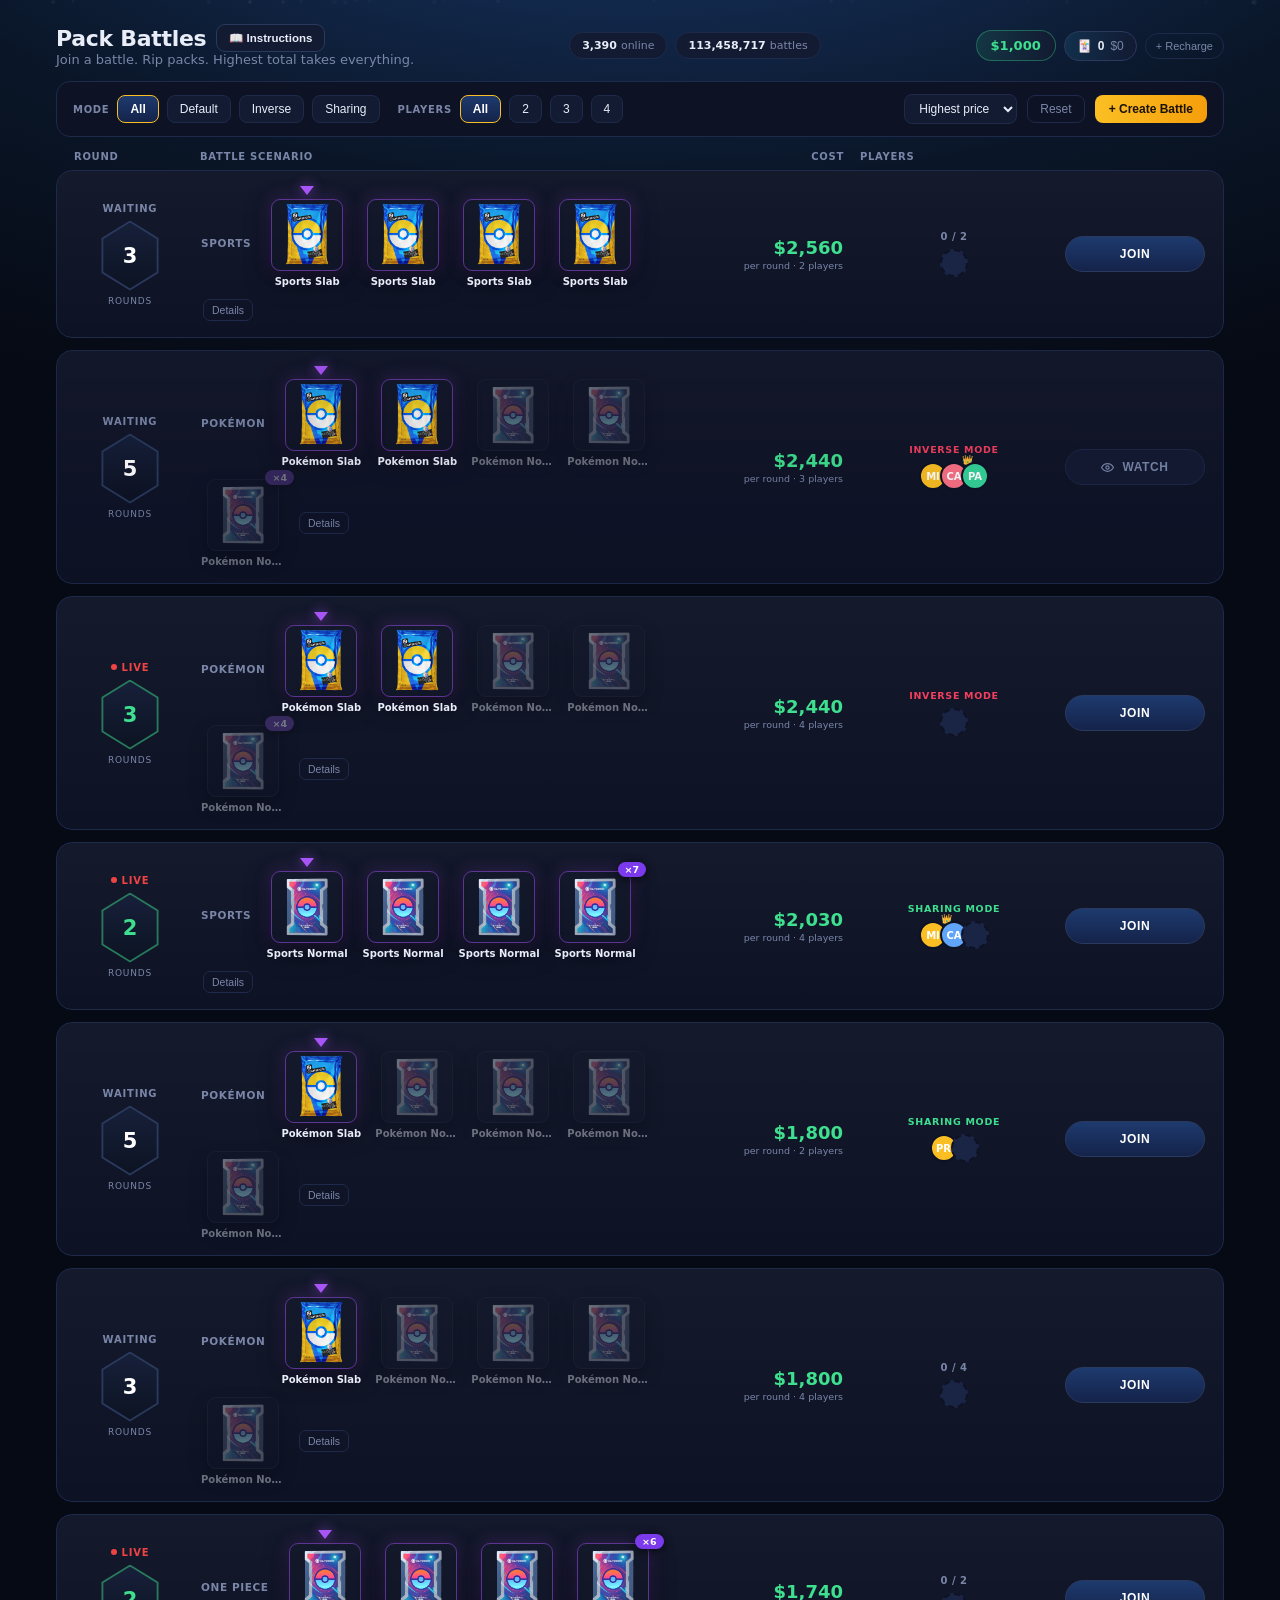
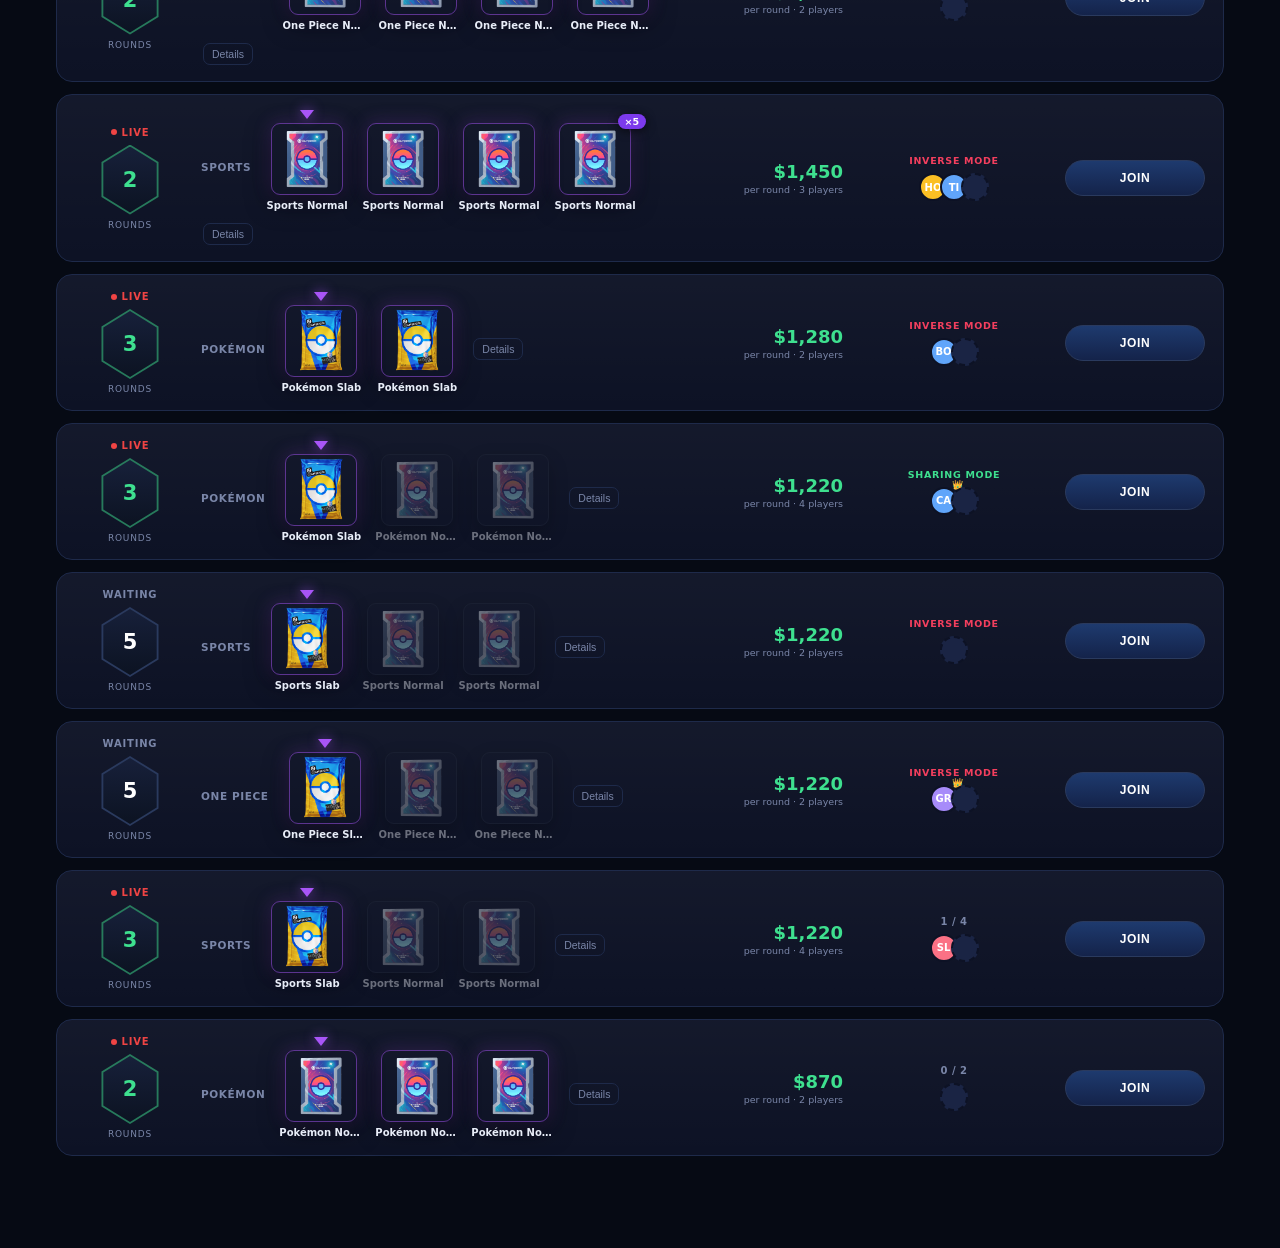
<file: index.html>
<!DOCTYPE html>
<html lang="en">
<head>
<meta charset="UTF-8" />
<meta name="viewport" content="width=device-width, initial-scale=1.0" />
<title>Pack Battles</title>
<link rel="stylesheet" href="style.css?v=5" />
</head>
<body>

<!-- Ambient background -->
<div class="ambient ambient-pokemon" id="ambient"></div>

<!-- Cinematic overlay (darken + vignette) -->
<div class="cinematic-overlay" id="cinematicOverlay"></div>

<!-- Screen-edge flash for big pulls -->
<div class="edge-flash" id="edgeFlash"></div>

<!-- CLOSER banner -->
<div class="closer-banner" id="closerBanner">CLOSER</div>

<!-- Round splash -->
<div class="round-splash" id="roundSplash"><div class="splash-text" id="splashText">ROUND 2</div></div>

<!-- Ambient particles -->
<div class="ambient-particles" id="ambientParticles"></div>

<!-- Music pulse indicator -->
<div class="music-pulse" id="musicPulse"><span style="animation-delay:0s"></span><span style="animation-delay:.2s"></span><span style="animation-delay:.4s"></span><span style="animation-delay:.1s"></span><span style="animation-delay:.3s"></span></div>

<!-- ============================================================
     LOBBY (Skin.Club-style battles list)
     ============================================================ -->
<div id="lobby">
  <div class="wrap">
    <div class="lobby-head">
      <div class="lobby-title">
        <div class="title-row">
          <h1>Pack Battles</h1>
          <button class="instr-btn" id="instrBtn" title="How Pack Battles works">📖 Instructions</button>
        </div>
        <div class="sub">Join a battle. Rip packs. Highest total takes everything.</div>
      </div>
      <div class="live-stats">
        <span class="stat-pill"><b id="statOnline">3,247</b>online</span>
        <span class="stat-pill"><b id="statBattles">113,458,703</b>battles</span>
      </div>
      <div style="display:flex;align-items:center;gap:8px;margin-left:auto">
        <span class="bankroll-pill"><span class="bankroll">$1,000</span></span>
        <button class="collection-pill" id="collectionPill" title="Your collection — cards kept from won battles">🃏<b id="colCount">0</b><span id="colValue">$0</span></button>
        <button class="recharge-btn" id="rechargeBtn" title="Add $1,000 to your bankroll (POC)">+ Recharge</button>
      </div>
    </div>

    <div class="filterbar">
      <div class="fgroup" id="modeFilter">
        <span class="flabel">Mode</span>
        <button class="fbtn active" data-mode="all">All</button>
        <button class="fbtn" data-mode="default">Default</button>
        <button class="fbtn" data-mode="inverse">Inverse</button>
        <button class="fbtn" data-mode="sharing">Sharing</button>
      </div>
      <div class="fgroup" id="playersFilter">
        <span class="flabel">Players</span>
        <button class="fbtn active" data-pl="all">All</button>
        <button class="fbtn" data-pl="2">2</button>
        <button class="fbtn" data-pl="3">3</button>
        <button class="fbtn" data-pl="4">4</button>
      </div>
      <div class="sortbar">
        <select id="sortSel">
          <option value="high">Highest price</option>
          <option value="low">Lowest price</option>
          <option value="players">Most players</option>
        </select>
        <button class="reset-btn" id="resetFilters">Reset</button>
        <button class="create-btn" id="createBtn">+ Create Battle</button>
      </div>
    </div>

    <div class="btable-head"><span>Round</span><span>Battle scenario</span><span style="text-align:right">Cost</span><span>Players</span><span></span></div>
    <div id="brows"></div>
  </div>
</div>

<!-- ============================================================
     BATTLE ROOM
     ============================================================ -->
<div id="room" class="hidden">
  <div class="wrap">
    <div class="room-top">
      <button class="pf-btn" id="pfBtn">⚖ Provably Fair Data</button>
      <button class="btn ghost" id="backLobby">← Lobby</button>
      <span class="viewer-badge"><span class="dot-live"></span><span id="viewerCount">128 watching</span></span>
      <span class="bankroll-pill"><span class="bankroll">$1,000</span></span>
    </div>

    <div class="room-head">
      <div class="rh-block"><span class="rh-label">Rounds</span><span class="rh-value" id="rhRound">1 of 3</span></div>
      <div class="case-strip" id="caseStrip"></div>
      <div class="rh-block rh-cost"><span class="rh-label">Total cost</span><span class="rh-value" id="rhCost">$0</span></div>
    </div>

    <div class="arena cols-2" id="arena"></div>

    <div class="controls">
      <button class="btn ghost" id="autoBtn">⏸ Pause</button>
      <button class="btn ghost" id="muteBtn">🔊 Sound</button>
      <div class="speedbar">
        <button data-spd="1" class="active">1×</button>
        <button data-spd="2">2×</button>
        <button data-spd="4">Turbo</button>
      </div>
    </div>

    <div class="logwrap">
      <div class="loghead"><h3>Battle log</h3></div>
      <div class="log" id="log"></div>
    </div>
  </div>
</div>

<!-- ============================================================
     PEDESTAL (chase reveal)
     ============================================================ -->
<div class="pedestal-overlay" id="pedestalOverlay">
  <div class="pedestal-stage">
    <div class="pedestal-card" id="pedestalCard">
      <div class="slab-label-full"><span id="pedSetLabel">Pokémon TCG</span><span class="grade" id="pedGrade">10</span></div>
      <div class="card-art-area" id="pedArtArea"></div>
    </div>
    <div class="pedestal-base"></div>
    <div class="pedestal-info">
      <div class="pname-ped" id="pedName"></div>
      <div class="fmv" id="pedFMV"></div>
    </div>
  </div>
</div>

<!-- ============================================================
     ROUND RESULT BANNER
     ============================================================ -->
<div class="round-banner" id="roundBanner">
  <div class="rb-title" id="rbTitle">ROUND 1 — YOU WIN</div>
  <div class="rb-sub" id="rbSub"></div>
</div>

<!-- ============================================================
     BUYBACK SETTLEMENT (match win)
     ============================================================ -->
<div id="settleOverlay" class="pf-wrap hidden">
  <div class="pf-panel settle-panel">
    <h2>🏆 You win the battle!</h2>
    <p class="settle-sub">Sell your cards back to the site at <b style="color:var(--gold)">90% FMV</b>. Tap a card to keep it instead — kept cards go to your collection.</p>
    <div class="settle-grid" id="settleGrid"></div>
    <div class="settle-summary"><span id="settleCount"></span></div>
    <div class="settle-actions">
      <button class="btn gold" id="settleCashBtn">💰 Cash Out</button>
      <button class="btn ghost" id="settleSkip">Back to Lobby</button>
    </div>
  </div>
</div>

<!-- ============================================================
     MATCH END OVERLAY
     ============================================================ -->
<div id="overlay" class="overlay hidden">
  <div class="modal">
    <div class="big" id="ovTitle"></div>
    <div class="who" id="ovWho"></div>
    <p id="ovText"></p>
    <div class="takesall" id="ovTake"></div>
    <div id="ovBtns" style="display:flex;gap:10px;justify-content:center;margin-top:8px"></div>
  </div>
</div>

<!-- ============================================================
     BATTLE DETAILS MODAL (lobby)
     ============================================================ -->
<div id="detailModal" class="pf-wrap hidden">
  <div class="pf-panel detail-panel">
    <h3 id="detailTitle">Battle details</h3>
    <div id="detailBody"></div>
    <button class="btn ghost" id="detailClose" style="margin-top:14px">Close</button>
  </div>
</div>

<!-- ============================================================
     COLLECTION MODAL
     ============================================================ -->
<div id="collectionModal" class="pf-wrap hidden">
  <div class="pf-panel">
    <h2>🃏 Your Collection</h2>
    <p class="pf-note">Cards you kept from won battles · Total FMV: <b id="colTotal">$0</b></p>
    <div id="collectionList"></div>
    <button class="btn ghost" id="colClose">Close</button>
  </div>
</div>

<!-- ============================================================
     PROVABLY FAIR MODAL
     ============================================================ -->
<!-- CREATE BATTLE MODAL -->
<div id="createModal" class="pf-wrap hidden">
  <div class="pf-panel create-panel">
    <h2>Create Battle</h2>
    <p class="cf-sub">Pick your packs, then start instantly vs bots or open an invite room.</p>
    <div id="createBody"></div>
    <div style="display:flex;gap:10px;margin-top:16px;flex-wrap:wrap">
      <button class="btn" id="cfStart" style="margin-top:0;width:auto">Start vs Bots</button>
      <button class="btn ghost" id="cfInvite" style="width:auto;padding:14px 24px;font-size:15px">Create Invite Room</button>
    </div>
    <button class="btn ghost" id="cfClose">Cancel</button>
  </div>
</div>

<div id="pfModal" class="pf-wrap hidden">
  <div class="pf-panel">
    <h2>⚖ Provably Fair Data</h2>
    <p class="pf-seedrow">Battle seed: <code id="pfSeed">—</code></p>
    <p class="pf-note" id="pfModeNote"></p>
    <table class="pf-table">
      <thead><tr><th>Round (nonce)</th><th>Digest</th><th>Winner</th></tr></thead>
      <tbody id="pfRows"></tbody>
    </table>
    <p class="pf-note">Every card pulled in this battle is derived from <code style="background:var(--panel-2);border-radius:4px;padding:1px 5px">hash(seed + nonce)</code> — the seed is fixed before round 1 and each round uses a fresh nonce. No outcome can be altered after the fact, and every digest above can be recomputed from the pulls of that round.</p>
    <button class="btn ghost" id="pfClose">Close</button>
  </div>
</div>

<!-- ============================================================
     INSTRUCTIONS MODAL (How it works)
     ============================================================ -->
<div id="instructionsModal" class="pf-wrap hidden">
  <div class="pf-panel instructions-panel">
    <div class="instr-head">
      <div class="instr-head-icon">📖</div>
      <div class="instr-head-text">
        <h2>How Pack Battles works</h2>
        <p>A quick tour of the games, features and how a battle plays out.</p>
      </div>
    </div>

    <section class="instr-section">
      <h3><span class="instr-sec-icon">🎯</span>How it works</h3>
      <p>Join a battle from the lobby (or create your own). Every round you pay an entry fee and rip the same packs as everyone else. When the round ends, the player with the highest total card value takes everything in that round. After all rounds, whoever has taken home the most bankroll wins.</p>
      <p>Your bankroll is virtual — use <b>+ Recharge</b> (top right) to add $1,000. Battles come in three categories: Pokémon TCG, One Piece and Sports cards.</p>
    </section>

    <section class="instr-section">
      <h3><span class="instr-sec-icon">🎮</span>Battle modes</h3>
      <div class="instr-modes">
        <div class="instr-mode-card mode-default">
          <b><span class="dot"></span>Default</b>
          <p>Everyone rips the same packs each round. Highest total value takes all cards from that round.</p>
          <span class="ex">e.g. you rip $420 vs HoloHunter's $310 → you take home $730 this round.</span>
        </div>
        <div class="instr-mode-card mode-inverse">
          <b><span class="dot"></span>Inverse</b>
          <p>A random heat multiplier (0.5×–3×) is rolled each round and applies to every pull. The lowest total takes everything — don't get lucky!</p>
          <span class="ex">e.g. a ×2 roll doubles the stakes; the player who rips less wins.</span>
        </div>
        <div class="instr-mode-card mode-sharing">
          <b><span class="dot"></span>Sharing</b>
          <p>Lower risk: the round's total card value is split evenly between all players who opened.</p>
          <span class="ex">e.g. 4 players rip $1,500 total → everyone takes home ~$375.</span>
        </div>
      </div>
    </section>

    <section class="instr-section">
      <h3><span class="instr-sec-icon">📦</span>Packs &amp; rarities</h3>
      <div class="instr-packs">
        <div class="instr-packrow"><img src="assets/pack-normal.png" alt=""><span><b>Normal pack</b> — $290 · 5 cards per rip</span></div>
        <div class="instr-packrow"><img src="assets/pack-slab.png" alt=""><span><b>Slab pack</b> — $640 · 3 cards, PSA graded (9–10) · better rarity odds</span></div>
      </div>
      <table class="pf-table">
        <thead><tr><th>Rarity</th><th>Value / card</th><th>Normal pack</th><th>Slab pack</th></tr></thead>
        <tbody>
          <tr><td style="color:#9ca3af;font-weight:700">Common</td><td>$1–$20</td><td>55%</td><td>15%</td></tr>
          <tr><td style="color:#38bdf8;font-weight:700">Uncommon</td><td>$10–$60</td><td>25%</td><td>30%</td></tr>
          <tr><td style="color:#a78bfa;font-weight:700">Rare</td><td>$40–$150</td><td>13%</td><td>30%</td></tr>
          <tr><td style="color:#fbbf24;font-weight:700">Epic</td><td>$100–$400</td><td>6%</td><td>17%</td></tr>
          <tr><td style="color:#f472b6;font-weight:700">Chase</td><td>$300–$2,500</td><td>1%</td><td>8%</td></tr>
        </tbody>
      </table>
    </section>

    <section class="instr-section">
      <h3><span class="instr-sec-icon">🏠</span>Lobby features</h3>
      <ul class="instr-list">
        <li><b>Filter &amp; sort</b> — narrow by mode or player count, sort by price.</li>
        <li><b>Details on any row</b> — click a battle (or its Details button) for the full loot table: drop rates, value ranges, example cards and expected value per pack.</li>
        <li><b>+ Create Battle</b> — pick category, mode, players, rounds and packs; start instantly vs bots or open an invite room with a shareable code.</li>
      </ul>
    </section>

    <section class="instr-section">
      <h3><span class="instr-sec-icon">⚖</span>In the battle room</h3>
      <ul class="instr-list">
        <li><b>Provably Fair Data</b> (top left) shows the battle seed and each round's digest. Every card is derived from <code style="background:var(--panel-2);border-radius:4px;padding:1px 5px">hash(seed + nonce)</code>, so no outcome can be altered after the fact.</li>
        <li><b>Pace controls</b> — 1× / 2× / Turbo speed, Pause and Sound toggle sit under the arena.</li>
        <li><b>Bankroll matters</b> — your entry is charged every round; if you can't cover the next round, you forfeit the battle.</li>
        <li><b>Buyback</b> — when you win a battle, sell any of your cards back to the site at 90% FMV before heading back to the lobby. Cards you keep are added to your collection.</li>
      </ul>
    </section>

    <div class="instr-try">
      <span class="instr-try-label">Try it now</span>
      <button class="instr-example" data-ex="loot">Open a sample loot table</button>
      <button class="instr-example" data-ex="create">Create your own battle</button>
      <button class="instr-example" data-ex="join">Join a live battle</button>
    </div>

    <button class="btn gold" id="instrClose">Got it ✓</button>
  </div>
</div>

<!-- Toast -->
<div class="toast" id="toast"></div>

<script src="app.js?v=4"></script>
</body>
</html>
</file>
<file: style.css>
/* ============================================================
   PACK BATTLES — Skin.Club-style battles UI
   (port of original cinematic CSS + new lobby/room styles)
   ============================================================ */
:root{
  --bg:#060a14; --panel:#0d1225; --panel-2:#131b33; --panel-3:#1a2444;
  --line:#1e2a4a; --line-light:#2a3a5e;
  --text:#e8edf8; --muted:#7a86a8; --green:#3ee08f;
  --a:#38bdf8; --b:#fb7185; --gold:#fbbf24; --chase-pink:#f472b6;
  --slab-border:#c8d4e6; --slab-label-bg:linear-gradient(180deg,#f0f4fa,#dce4f0);
  --shadow-deep:0 20px 60px rgba(0,0,0,.55);
}
*{box-sizing:border-box}
html,body{margin:0;height:100%}
body{
  background:var(--bg); color:var(--text);
  font-family:"Inter","Segoe UI",system-ui,-apple-system,sans-serif;
  min-height:100%; padding:0; overflow-x:hidden;
}
.wrap{max-width:1200px;margin:0 auto;padding:24px 16px 80px;position:relative;z-index:2}

/* ---------- AMBIENT BACKGROUND (category-themed) ---------- */
.ambient{position:fixed;inset:0;z-index:0;pointer-events:none;transition:background 1.2s ease,opacity .8s}
.ambient-pokemon{background:radial-gradient(ellipse 140% 90% at 50% -20%,#1a3a6e 0%,#0a1628 45%,var(--bg) 75%)}
.ambient-onepiece{background:radial-gradient(ellipse 140% 90% at 50% -20%,#4a1a1a 0%,#1a0e0e 45%,var(--bg) 75%)}
.ambient-sports{background:radial-gradient(ellipse 140% 90% at 50% -20%,#1a2a5a 0%,#0e1428 45%,var(--bg) 75%)}

/* ---------- TYPOGRAPHY ---------- */
h1{font-size:22px;font-weight:800;letter-spacing:-.3px;margin:0 0 6px}
.sub{color:var(--muted);font-size:13px;margin-bottom:20px}

/* ---------- PANELS / BUTTONS ---------- */
.card-panel{background:var(--panel);border:1px solid var(--line);border-radius:18px;padding:24px;box-shadow:var(--shadow-deep)}
.field{margin-bottom:18px}
.field label{display:block;font-size:11px;text-transform:uppercase;letter-spacing:.8px;color:var(--muted);margin-bottom:8px;font-weight:600}
.seg{display:flex;gap:6px;flex-wrap:wrap}
.seg button{flex:1;min-width:90px;background:var(--panel-2);border:1px solid var(--line);color:var(--text);
  border-radius:10px;padding:10px 14px;font-size:13px;font-weight:500;cursor:pointer;transition:.18s}
.seg button:hover{border-color:var(--line-light);background:var(--panel-3)}
.seg button.active{background:linear-gradient(180deg,#1e3a6e,#14234a);border-color:var(--gold);color:#fff;box-shadow:0 0 12px rgba(251,191,36,.15)}
.seg.small button{min-width:44px;padding:8px 0;font-variant-numeric:tabular-nums}
input[type=text]{width:100%;background:var(--panel-2);border:1px solid var(--line);color:var(--text);
  border-radius:10px;padding:10px 14px;font-size:14px;transition:border-color .2s}
input[type=text]:focus{outline:none;border-color:var(--a)}
.hint{font-size:11.5px;color:var(--muted);margin-top:6px;line-height:1.4}
.btn{background:linear-gradient(180deg,#3ee08f,#22b573);color:#06231a;border:none;border-radius:12px;
  padding:14px 24px;font-size:15px;font-weight:700;cursor:pointer;width:100%;margin-top:8px;transition:transform .15s,box-shadow .15s}
.btn:hover{transform:translateY(-1px);box-shadow:0 6px 24px rgba(62,224,143,.25)}
.btn.ghost{background:var(--panel-2);color:var(--text);border:1px solid var(--line);font-weight:500;margin-top:0;width:auto;padding:8px 14px;font-size:12px}
.btn.danger{background:#3a1420;color:#ff9db0;border:1px solid #6b2537;font-weight:600;width:auto;padding:8px 14px;font-size:12px;margin-top:0}

/* ============================================================
   LOBBY (Skin.Club battles list)
   ============================================================ */
.lobby-head{display:flex;align-items:center;gap:14px;flex-wrap:wrap;margin-bottom:14px}
.lobby-title h1{margin:0}
.lobby-title .sub{margin:0}
.live-stats{display:flex;gap:8px;margin-left:auto;flex-wrap:wrap}
.stat-pill{background:var(--panel-2);border:1px solid var(--line);border-radius:999px;padding:6px 12px;font-size:11px;color:var(--muted)}
.stat-pill b{color:var(--text);font-weight:700;margin-right:4px}

.bankroll-pill{display:flex;align-items:center;gap:8px;background:linear-gradient(90deg,rgba(62,224,143,.12),var(--panel-2));
  border:1px solid rgba(62,224,143,.35);border-radius:999px;padding:7px 14px;font-size:13px;font-weight:700;color:var(--green);
  font-variant-numeric:tabular-nums;transition:box-shadow .3s}
.bankroll-pill.bump-up{animation:bankUp .6s ease}
.bankroll-pill.bump-down{animation:bankDown .6s ease}
@keyframes bankUp{0%{box-shadow:0 0 0 0 rgba(62,224,143,.5)}100%{box-shadow:0 0 0 14px rgba(62,224,143,0)}}
@keyframes bankDown{0%{box-shadow:0 0 0 0 rgba(251,113,133,.5)}100%{box-shadow:0 0 0 14px rgba(251,113,133,0)}}
.recharge-btn{background:none;border:1px solid var(--line);color:var(--muted);border-radius:999px;padding:6px 10px;font-size:11px;cursor:pointer}
.recharge-btn:hover{border-color:var(--green);color:var(--green)}

/* ---------- FILTER BAR ---------- */
.filterbar{display:flex;align-items:center;gap:18px;flex-wrap:wrap;background:var(--panel);border:1px solid var(--line);
  border-radius:14px;padding:12px 16px;margin-bottom:14px}
.fgroup{display:flex;align-items:center;gap:8px}
.fgroup .flabel{font-size:10px;text-transform:uppercase;letter-spacing:.7px;color:var(--muted);font-weight:700}
.fbtn{background:var(--panel-2);border:1px solid var(--line);color:var(--text);border-radius:8px;padding:6px 12px;font-size:12px;cursor:pointer;transition:.15s}
.fbtn:hover{border-color:var(--line-light)}
.fbtn.active{background:linear-gradient(180deg,#1e3a6e,#14234a);border-color:var(--gold);color:#fff;font-weight:700}
.sortbar{display:flex;align-items:center;gap:10px;margin-left:auto}
.sortbar select{background:var(--panel-2);border:1px solid var(--line);color:var(--text);border-radius:8px;padding:6px 10px;font-size:12px}
.reset-btn{background:none;border:1px solid var(--line);color:var(--muted);border-radius:8px;padding:6px 12px;font-size:12px;cursor:pointer}
.reset-btn:hover{border-color:var(--b);color:var(--b)}

/* ---------- BATTLE TABLE ---------- */
.btable-head,.brow{display:grid;grid-template-columns:110px 1fr 130px 190px 140px;gap:16px;align-items:center}
.btable-head{padding:0 18px 8px;font-size:10px;text-transform:uppercase;letter-spacing:.7px;color:var(--muted);font-weight:700}
.brow{background:linear-gradient(180deg,rgba(255,255,255,.03),transparent),var(--panel);border:1px solid var(--line);border-radius:16px;
  padding:16px 18px;margin-bottom:12px;cursor:pointer;transition:border-color .2s,transform .15s,box-shadow .2s}
.brow:hover{border-color:var(--line-light);transform:translateY(-1px);box-shadow:0 10px 34px rgba(0,0,0,.4)}
.brow.locked{opacity:.95}

/* status column + hexagon round badge */
.b-status{display:flex;flex-direction:column;align-items:center;gap:2px}
.b-live{font-size:10px;font-weight:800;text-transform:uppercase;letter-spacing:.8px;color:#ef4444;display:inline-flex;align-items:center;gap:5px}
.b-live::before{content:"";width:6px;height:6px;border-radius:50%;background:#ef4444;animation:livePulse 2s ease infinite}
.b-waiting{font-size:10px;font-weight:800;text-transform:uppercase;letter-spacing:.8px;color:var(--muted)}
.hex{--hex:polygon(50% 0%,96% 25%,96% 75%,50% 100%,4% 75%,4% 25%);width:62px;height:70px;position:relative;
  display:flex;align-items:center;justify-content:center;margin-top:5px}
.hex::before{content:"";position:absolute;inset:0;background:var(--line-light);clip-path:var(--hex)}
.brow.live .hex::before{background:rgba(62,224,143,.5)}
.hex::after{content:"";position:absolute;inset:2px;background:linear-gradient(180deg,#17203a,#0c1322);clip-path:var(--hex)}
.hex span{position:relative;z-index:1;font-size:21px;font-weight:800;color:#fff}
.brow.live .hex span{color:var(--green)}
.hex-cap{font-size:9px;text-transform:uppercase;letter-spacing:.8px;color:var(--muted);margin-top:3px}

/* case tiles */
.b-scenario{display:flex;align-items:center;gap:12px;flex-wrap:wrap;min-width:0;padding-top:12px}
.scat{font-size:10.5px;font-weight:700;text-transform:uppercase;letter-spacing:.6px;color:var(--muted);margin-right:2px}
.case-tile{position:relative;display:flex;flex-direction:column;align-items:center;gap:5px;width:84px;transition:transform .15s}
.case-tile img{width:72px;height:72px;object-fit:cover;border-radius:9px;border:1px solid var(--line);
  box-shadow:0 8px 20px rgba(0,0,0,.5)}
.case-tile:not(.top){opacity:.42;filter:saturate(.55)}
.case-tile.top img{border-color:rgba(168,85,247,.5);box-shadow:0 8px 24px rgba(0,0,0,.55),0 0 18px rgba(168,85,247,.25)}
.tile-caret{position:absolute;top:-13px;left:50%;transform:translateX(-50%);width:0;height:0;z-index:2;
  border-left:7px solid transparent;border-right:7px solid transparent;border-top:9px solid #a855f7;
  filter:drop-shadow(0 0 6px rgba(168,85,247,.7))}
.qty-badge{position:absolute;top:-9px;right:-9px;z-index:2;background:#7c3aed;color:#fff;font-size:9.5px;font-weight:800;
  border-radius:999px;padding:2px 7px;box-shadow:0 2px 10px rgba(0,0,0,.6)}
.case-name{font-size:10px;font-weight:600;color:var(--text);white-space:nowrap;overflow:hidden;text-overflow:ellipsis;max-width:100%}
.details-btn{background:none;border:1px solid var(--line);color:var(--muted);border-radius:7px;font-size:10.5px;padding:4px 8px;cursor:pointer;margin-left:2px}
.details-btn:hover{border-color:var(--a);color:var(--a)}

.b-cost{text-align:right;font-variant-numeric:tabular-nums}
.b-cost .amt{font-size:18px;font-weight:800;color:var(--green)}
.b-cost .per{display:block;font-size:9.5px;color:var(--muted);margin-top:2px}

/* players column */
.b-players{display:flex;flex-direction:column;align-items:center;gap:7px}
.pfill{font-size:10px;color:var(--muted);letter-spacing:.5px;font-weight:600}
.mode-tag{font-size:9.5px;font-weight:800;text-transform:uppercase;letter-spacing:.7px}
.mode-tag.inverse{color:#f43f5e}
.mode-tag.sharing{color:var(--green)}
.avatars{display:flex;align-items:center}
.avatar{width:28px;height:28px;border-radius:50%;display:flex;align-items:center;justify-content:center;font-size:10px;font-weight:800;
  color:#fff;border:2px solid var(--panel);margin-left:-7px;position:relative}
.avatar:first-child{margin-left:0}
.avatar .crown{position:absolute;top:-9px;right:-7px;font-size:9px}
.avatar.empty{background:var(--panel-3)!important;border-style:dashed;color:transparent}

/* action button */
.action-btn{display:flex;align-items:center;justify-content:center;gap:8px;width:100%;
  background:linear-gradient(180deg,#1e3a6e,#14234a);border:1px solid var(--line-light);color:#fff;border-radius:999px;
  padding:10px 18px;font-size:12px;font-weight:700;text-transform:uppercase;letter-spacing:.6px;cursor:pointer;transition:.15s}
.action-btn.join:hover{box-shadow:0 0 14px rgba(62,224,143,.3);border-color:var(--green)}
.action-btn.watch{background:var(--panel-2);color:var(--muted);border-color:var(--line)}
.action-btn.watch:hover{color:var(--text);border-color:var(--line-light)}

/* ---------- DETAILS MODAL ---------- */
.detail-panel h3{margin:0 0 10px;font-size:15px}
.detail-row{display:flex;justify-content:space-between;font-size:13px;padding:7px 0;border-bottom:1px solid var(--line)}
.detail-row span:first-child{color:var(--muted)}
.mode-desc{font-size:12px;color:var(--muted);line-height:1.5;margin:12px 0;padding:10px 12px;background:var(--panel-2);border-radius:10px}

/* ---------- LOOT TABLE (battle details) ---------- */
#detailModal .pf-panel{max-width:680px}
.loot-block{margin-bottom:18px}
.loot-head{display:flex;align-items:center;gap:10px;font-size:13px;font-weight:700;margin-bottom:8px}
.loot-head img{width:42px;height:42px;object-fit:cover;border-radius:8px;border:1px solid var(--line)}
.loot-price{margin-left:auto;color:var(--green);font-variant-numeric:tabular-nums}
.loot-table{background:var(--panel-2);border:1px solid var(--line);border-radius:12px;overflow:hidden}
.loot-row{display:grid;grid-template-columns:104px 64px 96px 1fr;gap:10px;align-items:center;padding:8px 12px;font-size:12px}
.loot-row+.loot-row{border-top:1px solid var(--line)}
.loot-row.head{font-size:9.5px;text-transform:uppercase;letter-spacing:.6px;color:var(--muted);font-weight:700;background:rgba(255,255,255,.02)}
.loot-rar{display:flex;align-items:center;gap:6px;font-weight:700}
.loot-rar .dot{width:8px;height:8px;border-radius:50%;flex:none}
.loot-pct{font-variant-numeric:tabular-nums;font-weight:700;text-align:right}
.loot-range{color:var(--muted);font-variant-numeric:tabular-nums;text-align:right}
.loot-imgs{display:flex;align-items:center;gap:5px;overflow:hidden}
.loot-img{width:34px;height:46px;object-fit:cover;border-radius:5px;border:1px solid var(--line-light);background:#0b1220}
.loot-chip{font-size:9.5px;font-weight:700;color:var(--text);background:rgba(255,255,255,.05);border:1px solid var(--line-light);
  border-radius:6px;padding:4px 6px;white-space:nowrap;overflow:hidden;text-overflow:ellipsis}
.loot-ev{font-size:11px;color:var(--muted);margin-top:6px;font-variant-numeric:tabular-nums}

/* ---------- INVITE / HOSTED ---------- */
.invite-row{display:flex;align-items:center;gap:8px;flex-wrap:wrap;background:rgba(251,191,36,.08);border:1px solid rgba(251,191,36,.3);
  border-radius:10px;padding:10px 12px;margin-bottom:14px;font-size:12px}
.invite-row code{background:var(--panel-2);border:1px solid var(--line);border-radius:6px;padding:3px 8px;color:var(--gold);font-weight:700;letter-spacing:.5px}
.invite-note{width:100%;color:var(--muted);font-size:11px;margin-top:2px}
.brow.hosted{border-color:rgba(251,191,36,.45)}
.brow.hosted .hex-cap{color:var(--gold)}

/* ---------- CREATE BATTLE ---------- */
.create-btn{background:linear-gradient(90deg,#fbbf24,#f59e0b);border:none;color:#1a1204;border-radius:8px;padding:7px 14px;
  font-size:12px;font-weight:800;cursor:pointer;transition:.15s}
.create-btn:hover{box-shadow:0 0 16px rgba(251,191,36,.4)}
.cf-sub{color:var(--muted);font-size:12.5px;margin:0 0 14px}
.cf-group{display:flex;align-items:center;gap:12px;margin-bottom:12px}
.cf-label{font-size:10px;text-transform:uppercase;letter-spacing:.7px;color:var(--muted);font-weight:700;width:130px;flex:none}
.cf-btns{display:flex;gap:6px;flex-wrap:wrap}
.cf-row{display:flex;align-items:center;gap:8px;margin-bottom:8px}
.cf-row select{background:var(--panel-2);border:1px solid var(--line);color:var(--text);border-radius:8px;padding:7px 10px;font-size:12px}
.cf-x{color:var(--muted);font-weight:700}
.stepper{display:flex;align-items:center;border:1px solid var(--line);border-radius:8px;overflow:hidden}
.stepper button{background:var(--panel-2);border:none;color:var(--text);width:28px;height:30px;font-size:14px;cursor:pointer}
.stepper button:hover{background:var(--panel-3)}
.stepper span{min-width:30px;text-align:center;font-size:12px;font-weight:700;font-variant-numeric:tabular-nums}
.cf-del{background:none;border:1px solid var(--line);color:var(--muted);border-radius:8px;width:30px;height:30px;cursor:pointer}
.cf-del:hover{border-color:var(--b);color:var(--b)}
.cf-add{white-space:nowrap;flex:none}
.cf-summary{font-size:12px;color:var(--muted);background:var(--panel-2);border-radius:10px;padding:10px 12px;margin-bottom:4px;font-variant-numeric:tabular-nums}
.cf-summary b{color:var(--green)}

/* ============================================================
   BATTLE ROOM
   ============================================================ */
.room-top{display:flex;align-items:center;gap:10px;margin-bottom:14px;flex-wrap:wrap}
.room-top .bankroll-pill{margin-left:auto}
.pf-btn{background:var(--panel-2);border:1px solid var(--line-light);color:var(--text);border-radius:9px;padding:8px 14px;font-size:12px;font-weight:600;cursor:pointer}
.pf-btn:hover{border-color:var(--gold);color:var(--gold)}
.room-head{display:flex;align-items:center;gap:18px;flex-wrap:wrap;background:var(--panel);border:1px solid var(--line);
  border-radius:14px;padding:12px 16px;margin-bottom:16px}
.rh-block{display:flex;flex-direction:column;gap:2px}
.rh-label{font-size:9.5px;text-transform:uppercase;letter-spacing:.7px;color:var(--muted);font-weight:700}
.rh-value{font-size:14px;font-weight:800;font-variant-numeric:tabular-nums}
.case-strip{display:flex;gap:8px;flex-wrap:wrap;flex:1;min-width:200px}
.chip{display:inline-flex;align-items:center;gap:6px;background:var(--panel-2);border:1px solid var(--line);border-radius:8px;padding:4px 8px 4px 4px}
.chip img{width:26px;height:32px;object-fit:cover;border-radius:4px}
.chip .cname{font-size:11.5px;font-weight:600;white-space:nowrap}
.chip .qty{font-size:9px;font-weight:800;color:var(--gold);background:rgba(251,191,36,.12);border-radius:4px;padding:1px 4px;margin-left:2px}
.case-strip .chip{cursor:default}
.rh-cost{text-align:right;margin-left:auto}
.rh-cost .rh-value{color:var(--gold);font-size:17px}

/* ---------- ARENA LAYOUT (N players) ---------- */
.arena{display:grid;gap:14px;align-items:stretch}
.arena.cols-2{grid-template-columns:1fr 130px 1fr}
.arena.cols-3{grid-template-columns:repeat(3,1fr)}
.arena.cols-4{grid-template-columns:repeat(4,minmax(0,1fr))}
@media(max-width:1000px){.arena.cols-4{grid-template-columns:repeat(2,1fr)}}
@media(max-width:820px){.arena.cols-3,.arena.cols-4{grid-template-columns:1fr 1fr}}
@media(max-width:640px){
  .arena.cols-2,.arena.cols-3,.arena.cols-4{grid-template-columns:1fr}
  /* compact battle room on phones */
  .player{padding:12px;min-height:0}
  .pack-stage,.bot-stage{height:150px}
  .pack{width:104px;height:134px}
  .round-total{font-size:26px;margin-top:8px}
  .hand{max-height:280px;gap:6px;margin-top:10px}
  .cardrow{padding:6px 8px;gap:8px}
  .slab-mini{width:46px;height:56px}
  .vs .sign{font-size:36px}
  .score{font-size:26px}
  /* filter bar sticks while scrolling the battle list */
  .filterbar{position:sticky;top:0;z-index:15}
}

.player{background:var(--panel);border:1px solid var(--line);border-radius:18px;padding:16px;display:flex;flex-direction:column;min-height:360px;position:relative;overflow:hidden}
.player.lead{border-color:rgba(251,191,36,.5);box-shadow:0 0 0 2px rgba(251,191,36,.2),0 0 40px rgba(251,191,36,.08)}
.player.chaseflash{animation:chaseflash .8s ease}
@keyframes chaseflash{0%{box-shadow:0 0 0 5px rgba(251,191,36,.9),0 0 60px rgba(251,191,36,.4)}100%{box-shadow:none}}
.pname{font-size:13px;font-weight:700;display:flex;justify-content:space-between;align-items:center;gap:8px}
.pname .dot{width:10px;height:10px;border-radius:50%;display:inline-block;margin-right:8px;box-shadow:0 0 8px currentColor}
.pa{color:var(--a)} .pb{color:var(--b)} .pc{color:#a78bfa} .pd{color:#fbbf24}
.pname .crown-mini{font-size:11px}
.streak-badge{font-size:10px;font-weight:800;color:var(--gold);background:rgba(251,191,36,.12);border-radius:6px;padding:2px 7px;font-variant-numeric:tabular-nums}
.round-total{font-size:34px;font-weight:900;margin-top:10px;font-variant-numeric:tabular-nums;letter-spacing:.5px;text-shadow:0 2px 8px rgba(0,0,0,.5)}
.cum{color:var(--muted);font-size:11.5px;margin-top:2px}
.packs-left{margin-top:8px;font-size:11px;color:var(--muted);letter-spacing:.3px}

/* ---------- BOT STAGE ---------- */
.bot-stage{position:relative;height:170px;display:flex;align-items:center;justify-content:center;margin-bottom:6px}
.bot-pack{position:relative;width:92px;height:118px;border-radius:10px;overflow:hidden;box-shadow:0 8px 32px rgba(0,0,0,.5)}
.bot-pack img{width:100%;height:100%;object-fit:cover}
.bot-pack.ripping{animation:idleFloat 1s ease-in-out infinite}
.bot-stage .bot-tag{position:absolute;bottom:-4px;background:rgba(6,10,20,.85);border:1px solid var(--line);border-radius:7px;
  padding:3px 9px;font-size:10px;color:var(--muted);font-weight:600}

/* ============================================================
   PACK VISUALS — Real Product Images with Cut-Open Animation
   ============================================================ */
.pack-stage{position:relative;height:170px;display:flex;align-items:center;justify-content:center;margin-bottom:6px}
.pack{position:relative;width:120px;height:154px;border-radius:12px;z-index:1;perspective:800px;overflow:visible}

/* --- Pack IMAGE (full product photo as body) --- */
.pack-img{
  position:absolute;inset:0;border-radius:12px;overflow:hidden;z-index:1;
  box-shadow:0 8px 32px rgba(0,0,0,.5),0 2px 8px rgba(0,0,0,.3);
}
.pack-img img{width:100%;height:100%;object-fit:cover;border-radius:12px}

/* --- Pack LID (top portion that peels off — clips same image) --- */
.pack-lid{
  position:absolute;top:0;left:0;right:0;height:13%;border-radius:12px 12px 4px 4px;z-index:5;
  transform-origin:bottom center;transform-style:preserve-3d;overflow:hidden;
}
.pack-lid img{width:100%;height:auto;aspect-ratio:120/154;display:block;margin-top:0}

/* --- Pack BODY (bottom portion that stays — shows full image) --- */
.pack-body{
  position:absolute;top:12%;left:0;right:0;bottom:0;border-radius:4px 4px 12px 12px;z-index:2;
  overflow:hidden;box-shadow:0 8px 32px rgba(0,0,0,.5);
}
.pack-body img{width:100%;height:auto;aspect-ratio:120/154;display:block;margin-top:-17.5%}

/* --- Shimmer overlay (subtle foil effect on image) --- */
.shimmer{
  position:absolute;inset:-50%;width:200%;height:200%;
  background:linear-gradient(45deg,transparent 40%,rgba(255,255,255,.06) 45%,rgba(255,255,255,.1) 50%,rgba(255,255,255,.06) 55%,transparent 60%);
  animation:shimmerMove 4s ease-in-out infinite;transform:rotate(25deg);pointer-events:none;z-index:3;
}
@keyframes shimmerMove{0%,100%{transform:translateX(-30%) rotate(25deg)}50%{transform:translateX(30%) rotate(25deg)}}

/* --- Pack tag overlay --- */
.pack .tag-overlay{position:absolute;inset:0;display:flex;flex-direction:column;align-items:center;justify-content:center;z-index:10;
  font-weight:900;font-size:11px;letter-spacing:1.5px;color:#fff;text-shadow:0 1px 4px rgba(0,0,0,.7);transition:opacity .3s;pointer-events:none}
.pack .tag-overlay small{font-size:8px;font-weight:600;letter-spacing:.5px;opacity:.8;margin-top:4px}

/* --- Pack idle float --- */
.pack:not(.split):not(.bursting){animation:idleFloat 3s ease-in-out infinite}
@keyframes idleFloat{0%,100%{transform:translateY(0) rotate(0deg)}50%{transform:translateY(-4px) rotate(.5deg)}}

/* --- Pre-rip glow --- */
.pack.pre-rip{animation:idleFloat 3s ease-in-out infinite, preRipGlow 1.2s ease-in-out}
@keyframes preRipGlow{0%{filter:brightness(1)}50%{filter:brightness(1.4) drop-shadow(0 0 20px rgba(255,200,50,.4))}100%{filter:brightness(1)}}

/* --- CUT ANIMATION: lid peels off from top --- */
.pack.shake{animation:shake .35s ease}
@keyframes shake{0%,100%{transform:rotate(0) scale(1)}25%{transform:rotate(-3deg) translateX(-3px) scale(1.02)}50%{transform:rotate(3deg) translateX(3px) scale(1.03)}75%{transform:rotate(-2deg) scale(1.01)}}

.pack.split .pack-lid{
  animation:lidPeel .8s cubic-bezier(.3,1,.4,1) forwards;
}
@keyframes lidPeel{
  0%{transform:rotateX(0) translateY(0);opacity:1}
  30%{transform:rotateX(-20deg) translateY(-6px)}
  100%{transform:rotateX(-75deg) translateY(-40px) scale(.9);opacity:0}
}
.pack.split .pack-body{
  animation:bodyReveal .5s ease-out forwards;
}
@keyframes bodyReveal{
  0%{filter:brightness(1)}
  40%{filter:brightness(1.3)}
  100%{filter:brightness(1)}
}
/* Burst flash at cut line */
.pack.bursting::after{content:"";position:absolute;left:50%;top:13%;width:160px;height:40px;border-radius:50%;
  background:radial-gradient(ellipse,rgba(255,255,255,.5) 0%,transparent 70%);transform:translate(-50%,-50%) scale(0);opacity:1;z-index:8;animation:cutFlash .4s ease-out forwards}
@keyframes cutFlash{0%{transform:translate(-50%,-50%) scale(0);opacity:.9}100%{transform:translate(-50%,-50%) scale(2.5);opacity:0}}

/* ============================================================
   GRADED SLAB CARD FRAME (CGC/PSA Style)
   ============================================================ */
.hand{margin-top:12px;display:flex;flex-direction:column;gap:8px;overflow:auto;max-height:340px;padding-right:4px}
.hand::-webkit-scrollbar{width:4px}
.hand::-webkit-scrollbar-thumb{background:var(--line);border-radius:2px}

.cardrow{display:flex;align-items:center;gap:10px;background:var(--panel-2);
  border:1px solid var(--line);border-left:3px solid var(--c,#888);border-radius:10px;padding:8px 10px;
  animation:cardIn .5s cubic-bezier(.2,.85,.2,1)}
@keyframes cardIn{from{opacity:0;transform:translateY(-14px) scale(.92)}to{opacity:1;transform:none}}

/* --- Slab holder (mini version in hand) --- */
.slab-mini{position:relative;width:52px;height:62px;border-radius:6px;overflow:hidden;flex:none;
  background:#1a2030;border:1.5px solid var(--slab-border);box-shadow:0 2px 8px rgba(0,0,0,.4)}
.slab-mini .slab-label{position:absolute;top:0;left:0;right:0;height:16px;background:var(--slab-label-bg);
  display:flex;align-items:center;padding:0 4px;font-size:5.5px;font-weight:700;color:#3a4a6a;z-index:2}
.slab-mini .slab-art{position:absolute;top:16px;left:0;right:0;bottom:0;display:flex;align-items:center;justify-content:center;overflow:hidden}
.slab-mini .slab-art img{width:100%;height:100%;object-fit:cover}
.slab-mini .slab-art .mono{font-weight:900;font-size:20px;color:#fff;text-shadow:0 1px 3px #000}

/* --- Rarity tier animations --- */
.cardrow.t-uncommon{animation:cardInU .5s cubic-bezier(.2,.85,.2,1)}
.cardrow.t-rare{animation:cardInR .65s cubic-bezier(.2,.9,.2,1.05)}
.cardrow.t-epic{animation:cardInE .75s cubic-bezier(.2,.9,.2,1.08);box-shadow:0 0 16px -2px var(--c),0 0 40px -8px var(--c)}
.cardrow.t-chase{animation:cardInC 1s cubic-bezier(.18,1.1,.22,1.1);box-shadow:0 0 20px 0 var(--c),0 0 50px -4px var(--c)}
@keyframes cardInU{from{opacity:0;transform:translateY(12px) scale(.94)}to{opacity:1;transform:none}}
@keyframes cardInR{0%{opacity:0;transform:translateY(18px) scale(.88);filter:brightness(1.8)}45%{opacity:1}100%{opacity:1;transform:none;filter:brightness(1)}}
@keyframes cardInE{0%{opacity:0;transform:translateY(22px) scale(.84)}35%{opacity:1;transform:scale(1.05)}100%{transform:none}}
@keyframes cardInC{0%{opacity:0;transform:translateY(28px) scale(.78)}30%{opacity:1}45%{transform:scale(1.08)}62%{transform:scale(.99)}100%{transform:none}}

.cardrow .nm{flex:1;font-size:12px;font-weight:600;line-height:1.35;overflow:hidden;text-overflow:ellipsis}
.cardrow .rar{font-size:9px;text-transform:uppercase;letter-spacing:.5px;font-weight:700}
.val{font-variant-numeric:tabular-nums;font-weight:800;color:var(--green);white-space:nowrap;font-size:13px}
.val.pop{animation:pop .5s ease}
@keyframes pop{0%{transform:scale(1.4);filter:brightness(1.5)}100%{transform:scale(1)}}
.cardrow.big{border-left-color:var(--gold);background:linear-gradient(90deg,rgba(251,191,36,.15),var(--panel-2))}
.cardrow.big .val{color:var(--gold)}

/* --- Latest-pull highlight (bot grids) --- */
.cardrow.latest{border-color:var(--gold);box-shadow:0 0 12px rgba(251,191,36,.25)}

/* ============================================================
   PEDESTAL DISPLAY (Chase-tier full reveal)
   ============================================================ */
.pedestal-overlay{position:fixed;inset:0;z-index:100;display:flex;align-items:center;justify-content:center;
  background:rgba(4,6,12,.85);backdrop-filter:blur(6px);opacity:0;pointer-events:none;transition:opacity .4s}
.pedestal-overlay.active{opacity:1;pointer-events:auto}
.pedestal-stage{position:relative;display:flex;flex-direction:column;align-items:center;gap:20px}
.pedestal-card{position:relative;width:220px;height:300px;border-radius:14px;overflow:hidden;
  background:#0a0f1e;border:2px solid var(--slab-border);box-shadow:0 20px 60px rgba(0,0,0,.6),0 0 40px rgba(251,191,36,.15);
  animation:pedestalRise .8s cubic-bezier(.2,1.2,.3,1) forwards}
@keyframes pedestalRise{0%{transform:translateY(60px) scale(.7);opacity:0}100%{transform:translateY(0) scale(1);opacity:1}}
.pedestal-card .slab-label-full{position:absolute;top:0;left:0;right:0;height:42px;background:var(--slab-label-bg);
  display:flex;align-items:center;padding:0 10px;font-size:10px;font-weight:700;color:#3a4a6a;z-index:2}
.pedestal-card .slab-label-full .grade{margin-left:auto;font-size:18px;font-weight:900;color:#1a2a4a}
.pedestal-card .card-art-area{position:absolute;top:42px;left:0;right:0;bottom:0;display:flex;align-items:center;justify-content:center;background:#0d1525}
.pedestal-card .card-art-area img{width:90%;height:85%;object-fit:cover;border-radius:6px}
.pedestal-card .card-art-area .mono{font-weight:900;font-size:60px;color:#fff;text-shadow:0 2px 8px #000}
.pedestal-base{width:180px;height:36px;border-radius:50%;background:radial-gradient(ellipse,rgba(200,212,230,.15) 0%,transparent 70%);
  position:relative;margin-top:-10px}
.pedestal-base::after{content:"";position:absolute;inset:8px 40px;border-radius:50%;background:linear-gradient(180deg,rgba(200,212,230,.08),transparent)}
.pedestal-info{text-align:center}
.pedestal-info .pname-ped{font-size:16px;font-weight:700;margin-bottom:4px}
.pedestal-info .fmv{font-size:22px;font-weight:900;color:var(--gold);font-variant-numeric:tabular-nums}

/* ============================================================
   VS COLUMN / ROUND INFO
   ============================================================ */
.vs{display:flex;flex-direction:column;align-items:center;justify-content:center;text-align:center;padding:0 4px}
.vs .sign{font-size:48px;font-weight:900;background:linear-gradient(180deg,var(--a),var(--b));
  -webkit-background-clip:text;background-clip:text;color:transparent;letter-spacing:2px;text-shadow:none}
.score{display:flex;gap:12px;font-size:32px;font-weight:900;margin-top:8px}
.score span{color:var(--muted)} .score .a{color:var(--a)} .score .b{color:var(--b)}
.roundlbl{font-size:11px;color:var(--muted);margin-top:8px;text-transform:uppercase;letter-spacing:.7px}
.leader-tag{margin-top:8px;font-size:11px;color:var(--gold);min-height:14px;font-weight:600}

/* ---------- LOG ---------- */
.logwrap{margin-top:18px;background:var(--panel);border:1px solid var(--line);border-radius:16px;padding:14px}
.loghead{display:flex;justify-content:space-between;align-items:center;margin-bottom:10px}
.loghead h3{margin:0;font-size:12px;text-transform:uppercase;letter-spacing:.7px;color:var(--muted)}
.log{max-height:260px;overflow:auto;display:flex;flex-direction:column;gap:5px;padding-right:4px}
.log::-webkit-scrollbar{width:3px}
.log::-webkit-scrollbar-thumb{background:var(--line);border-radius:2px}
.logrow{display:flex;align-items:center;gap:8px;font-size:12px;background:var(--panel-2);border-radius:7px;padding:6px 9px}
.tagname{font-weight:700;white-space:nowrap;overflow:hidden;text-overflow:ellipsis}
.logrow .lnm{flex:1;overflow:hidden;text-overflow:ellipsis;white-space:nowrap}
.logrow .lval{color:var(--green);font-weight:700;font-variant-numeric:tabular-nums}
.lognote{display:flex;justify-content:center;font-size:12px;color:var(--gold);padding:3px;font-style:italic}

/* ---------- CONTROLS ---------- */
.controls{display:flex;gap:10px;flex-wrap:wrap;margin-top:18px;align-items:center}
.speedbar{display:flex;gap:6px;margin-left:auto}
.speedbar button{background:var(--panel-2);border:1px solid var(--line);color:var(--muted);border-radius:8px;padding:6px 9px;font-size:12px;cursor:pointer;transition:.15s}
.speedbar button.active{color:#fff;border-color:var(--gold)}

/* ---------- OVERLAY (Match End) ---------- */
.overlay{position:fixed;inset:0;background:rgba(4,6,12,.8);backdrop-filter:blur(4px);
  display:flex;align-items:center;justify-content:center;padding:20px;z-index:50}
.modal{background:var(--panel);border:1px solid var(--line-light);border-radius:20px;padding:32px;max-width:480px;text-align:center;animation:cardIn .4s ease;box-shadow:var(--shadow-deep)}
.modal .big{font-size:28px;font-weight:900;margin-bottom:8px}
.modal .who{color:var(--gold);font-size:15px;font-weight:600}
.modal p{color:var(--muted);margin:12px 0;font-size:14px;line-height:1.5}
.modal .takesall{font-size:22px;color:var(--green);font-weight:900;margin:16px 0}
.hidden{display:none!important}

/* ---------- PARTICLES ---------- */
.particle{position:fixed;z-index:99;pointer-events:none;border-radius:50%;will-change:transform,opacity}

/* ============================================================
   CINEMATIC EFFECTS — Screen Darken, Zoom, Flash, Closer
   ============================================================ */
.cinematic-overlay{position:fixed;inset:0;z-index:40;pointer-events:none;opacity:0;transition:opacity .5s ease}
.cinematic-overlay.active{opacity:1}
.cinematic-overlay::before{content:"";position:absolute;inset:0;background:radial-gradient(ellipse 60% 50% at 50% 40%,transparent 30%,rgba(4,6,12,.85) 100%)}
.cinematic-overlay::after{content:"";position:absolute;inset:0;background:radial-gradient(ellipse 40% 35% at 50% 40%,transparent 20%,rgba(4,6,12,.95) 80%);opacity:0}
.cinematic-overlay.deep::after{opacity:1}

/* --- Pack zoom during cinematic --- */
.pack-stage.zoomed .pack{transform:scale(1.35)!important;transition:transform .5s cubic-bezier(.2,1,.3,1)}

/* --- Screen-edge flash (big pulls) --- */
.edge-flash{position:fixed;inset:0;z-index:45;pointer-events:none;opacity:0}
.edge-flash.active{animation:edgeFlash .6s ease-out}
@keyframes edgeFlash{0%{opacity:1;box-shadow:inset 0 0 80px 20px rgba(251,191,36,.4)}100%{opacity:0;box-shadow:inset 0 0 80px 20px transparent}}
.edge-flash.chase.active{animation:edgeFlashChase .8s ease-out}
@keyframes edgeFlashChase{0%{opacity:1;box-shadow:inset 0 0 120px 40px rgba(244,114,182,.5)}100%{opacity:0;box-shadow:inset 0 0 120px 40px transparent}}

/* --- CLOSER banner --- */
.closer-banner{position:fixed;top:12%;left:50%;transform:translateX(-50%) scale(0);z-index:48;pointer-events:none;
  font-size:42px;font-weight:900;letter-spacing:4px;text-transform:uppercase;
  background:linear-gradient(90deg,var(--a),var(--gold),var(--b));-webkit-background-clip:text;background-clip:text;color:transparent;
  filter:drop-shadow(0 2px 12px rgba(251,191,36,.4))}
.closer-banner.show{animation:closerPop 1.2s cubic-bezier(.2,1.5,.3,1) forwards}
@keyframes closerPop{0%{transform:translateX(-50%) scale(0);opacity:0}30%{transform:translateX(-50%) scale(1.1);opacity:1}70%{transform:translateX(-50%) scale(1);opacity:1}100%{transform:translateX(-50%) scale(.95);opacity:0}}

/* --- AMBIENT FLOATING PARTICLES (CSS-only) --- */
.ambient-particles{position:fixed;inset:0;z-index:1;pointer-events:none;overflow:hidden}
.ambient-particles span{position:absolute;width:3px;height:3px;border-radius:50%;background:rgba(255,255,255,.15);
  animation:particleDrift linear infinite}
@keyframes particleDrift{0%{transform:translateY(100vh) scale(0);opacity:0}10%{opacity:1}90%{opacity:1}100%{transform:translateY(-10vh) scale(1);opacity:0}}

/* --- PACK RESISTANCE HOLD (brief pause before peel) --- */
.pack.resist .pack-lid{animation:resistJitter .4s ease}
@keyframes resistJitter{0%,100%{transform:translateY(0)}25%{transform:translateY(-2px)}50%{transform:translateY(1px)}75%{transform:translateY(-1px)}}

/* ============================================================
   NEW FEATURES — Stack, Sticker, Card Back, Splash, Viewer,
   Heat Glow, 3D Tilt, Cascade, Music Pulse
   ============================================================ */
.pack-stack{position:absolute;right:-14px;top:8px;z-index:0;display:flex;flex-direction:column-reverse;gap:2px}
.pack-stack .stack-pack{width:36px;height:46px;border-radius:5px;overflow:hidden;opacity:.7;transform:scale(.9);box-shadow:0 2px 8px rgba(0,0,0,.4)}
.pack-stack .stack-pack img{width:100%;height:100%;object-fit:cover}

/* --- SEALED STICKER (peels with lid) --- */
.sealed-sticker{position:absolute;top:4px;right:6px;width:28px;height:18px;border-radius:3px;z-index:6;
  background:linear-gradient(135deg,rgba(200,220,255,.3),rgba(255,255,255,.15));border:1px solid rgba(255,255,255,.3);
  display:flex;align-items:center;justify-content:center;font-size:6px;font-weight:800;letter-spacing:.5px;color:rgba(255,255,255,.7);text-transform:uppercase}

/* --- CARD BACK FLIP --- */
.cardrow .slab-mini{position:relative}
.cardrow .card-back{position:absolute;inset:0;border-radius:6px;background:linear-gradient(135deg,#1a3a6e,#0e2a5a);
  display:flex;align-items:center;justify-content:center;font-size:18px;z-index:5;transition:transform .4s,opacity .4s}
.cardrow .card-back.flipped{transform:rotateY(90deg);opacity:0}

/* --- ROUND SPLASH --- */
.round-splash{position:fixed;inset:0;z-index:46;display:flex;align-items:center;justify-content:center;pointer-events:none;opacity:0}
.round-splash.active{animation:roundSplash 1.5s cubic-bezier(.2,1,.3,1) forwards}
@keyframes roundSplash{0%{opacity:0;transform:scale(2)}20%{opacity:1;transform:scale(1)}80%{opacity:1;transform:scale(1)}100%{opacity:0;transform:scale(.9)}}
.round-splash .splash-text{font-size:64px;font-weight:900;letter-spacing:6px;text-transform:uppercase;
  background:linear-gradient(90deg,var(--a),var(--gold),var(--b));-webkit-background-clip:text;background-clip:text;color:transparent;
  filter:drop-shadow(0 2px 12px rgba(251,191,36,.3))}

/* --- LIVE VIEWER COUNTER --- */
.viewer-badge{display:flex;align-items:center;gap:5px;font-size:11px;color:var(--muted);font-weight:500}
.viewer-badge .dot-live{width:6px;height:6px;border-radius:50%;background:#ef4444;animation:livePulse 2s ease infinite}
@keyframes livePulse{0%,100%{opacity:1}50%{opacity:.4}}

/* --- RARITY HEAT GLOW (pack intensifies) --- */
.pack.heat-1{filter:brightness(1.05)}
.pack.heat-2{filter:brightness(1.1) drop-shadow(0 0 8px rgba(255,160,0,.2))}
.pack.heat-3{filter:brightness(1.15) drop-shadow(0 0 14px rgba(255,100,0,.35))}
.pack.heat-4{filter:brightness(1.2) drop-shadow(0 0 20px rgba(255,50,0,.5))}

/* --- MOUSE TRACKING 3D TILT --- */
.pack.tiltable{transition:transform .1s ease-out}

/* --- MATCH-END CARD CASCADE --- */
.cascade-card{position:fixed;z-index:60;pointer-events:none;border-radius:8px;overflow:hidden;
  box-shadow:0 4px 20px rgba(0,0,0,.5)}

/* --- AMBIENT MUSIC (visual pulse indicator) --- */
.music-pulse{position:fixed;bottom:12px;left:50%;transform:translateX(-50%);z-index:4;display:flex;gap:3px;align-items:flex-end;height:16px}
.music-pulse span{width:3px;background:var(--gold);border-radius:1px;animation:musicBar 1.2s ease-in-out infinite alternate}
@keyframes musicBar{0%{height:4px}100%{height:14px}}

/* ============================================================
   ROUND RESULT BANNER (between rounds)
   ============================================================ */
.round-banner{position:fixed;top:38%;left:50%;transform:translate(-50%,-50%) scale(.8);z-index:47;pointer-events:none;
  background:rgba(10,15,30,.92);border:1px solid var(--line-light);border-radius:18px;padding:22px 34px;text-align:center;
  opacity:0;transition:opacity .3s,transform .3s;box-shadow:var(--shadow-deep)}
.round-banner.show{opacity:1;transform:translate(-50%,-50%) scale(1)}
.round-banner .rb-title{font-size:24px;font-weight:900;letter-spacing:1px}
.round-banner .rb-title.win{color:var(--green)}
.round-banner .rb-title.lose{color:var(--b)}
.round-banner .rb-sub{font-size:12px;color:var(--muted);margin-top:6px;font-variant-numeric:tabular-nums}

/* ============================================================
   PROVABLY FAIR MODAL
   ============================================================ */
.pf-wrap{position:fixed;inset:0;z-index:80;background:rgba(4,6,12,.75);backdrop-filter:blur(4px);
  display:flex;align-items:center;justify-content:center;padding:20px}
.pf-panel{background:var(--panel);border:1px solid var(--line-light);border-radius:18px;padding:26px;max-width:520px;width:100%;
  box-shadow:var(--shadow-deep);text-align:left;max-height:calc(100vh - 40px);overflow-y:auto}
.pf-panel h2{margin:0 0 4px;font-size:18px}
.pf-seedrow{font-size:13px;color:var(--muted);margin:14px 0}
.pf-seedrow code{background:var(--panel-2);border:1px solid var(--line);border-radius:6px;padding:3px 8px;color:var(--gold);font-weight:700;letter-spacing:.5px}
.pf-table{width:100%;border-collapse:collapse;margin:14px 0;font-size:12px}
.pf-table th{text-align:left;font-size:9.5px;text-transform:uppercase;letter-spacing:.6px;color:var(--muted);padding:6px 8px;border-bottom:1px solid var(--line)}
.pf-table td{padding:7px 8px;border-bottom:1px solid var(--line);font-variant-numeric:tabular-nums}
.pf-table td.digest{color:var(--a);font-family:ui-monospace,Menlo,Consolas,monospace;font-size:11px}
.pf-note{font-size:12px;color:var(--muted);line-height:1.55;margin:14px 0}

/* ============================================================
    INSTRUCTIONS MODAL
    ============================================================ */
.title-row{display:flex;align-items:center;gap:10px}
.instr-btn{background:var(--panel-2);border:1px solid var(--line-light);color:var(--text);border-radius:9px;
  padding:6px 12px;font-size:11.5px;font-weight:600;cursor:pointer;transition:.15s}
.instr-btn:hover{border-color:var(--gold);color:var(--gold)}

#instructionsModal .pf-panel{max-width:820px;padding:0 0 24px}
.instr-head{display:flex;align-items:center;gap:14px;padding:22px 26px 18px;border-bottom:1px solid var(--line);
  background:linear-gradient(90deg,rgba(56,189,248,.08),transparent 65%)}
.instr-head-icon{width:44px;height:44px;flex:none;display:flex;align-items:center;justify-content:center;font-size:22px;
  background:var(--panel-2);border:1px solid var(--line-light);border-radius:12px}
.instr-head h2{margin:0;font-size:19px}
.instr-head p{font-size:12.5px;color:var(--muted);margin:3px 0 0}

.instr-section{padding:18px 26px;border-bottom:1px solid var(--line)}
.instr-section:last-of-type{border-bottom:none}
.instr-section h3{display:flex;align-items:center;gap:8px;margin:0 0 12px;font-size:11px;text-transform:uppercase;
  letter-spacing:.8px;color:var(--muted);font-weight:700}
.instr-sec-icon{font-size:14px}
.instr-section p{font-size:13px;line-height:1.55;margin:0 0 8px}
.instr-list{margin:0;padding:0;list-style:none}
.instr-list li{position:relative;padding-left:18px;font-size:13px;line-height:1.55;margin-bottom:9px}
.instr-list li:last-child{margin-bottom:0}
.instr-list li::before{content:"";position:absolute;left:2px;top:7px;width:6px;height:6px;border-radius:50%;background:var(--gold)}

.instr-modes{display:grid;grid-template-columns:repeat(3,1fr);gap:10px}
@media(max-width:700px){.instr-modes{grid-template-columns:1fr}}
.instr-mode-card{background:var(--panel-2);border:1px solid var(--line);border-radius:12px;padding:12px 14px;
  position:relative;overflow:hidden}
.instr-mode-card::before{content:"";position:absolute;top:0;left:0;right:0;height:3px;background:var(--mode-c)}
.mode-default{--mode-c:var(--green)}
.mode-inverse{--mode-c:var(--b)}
.mode-sharing{--mode-c:var(--a)}
.instr-mode-card b{display:flex;align-items:center;gap:7px;font-size:13px;margin-bottom:6px}
.instr-mode-card .dot{width:8px;height:8px;border-radius:50%;background:var(--mode-c);flex:none}
.instr-mode-card p{font-size:12px;color:var(--muted);line-height:1.5;margin:0}
.instr-mode-card .ex{display:block;font-size:11px;color:var(--muted);margin-top:8px;font-style:italic}

.instr-packs{display:flex;flex-direction:column;gap:8px;margin-bottom:12px}
.instr-packrow{display:flex;align-items:center;gap:10px;background:var(--panel-2);border:1px solid var(--line);
  border-radius:10px;padding:8px 12px;font-size:12.5px}
.instr-packrow img{width:40px;height:50px;object-fit:cover;border-radius:6px;border:1px solid var(--line)}

.instr-try{display:flex;align-items:center;gap:8px;flex-wrap:wrap;padding:16px 26px}
.instr-try-label{font-size:11px;text-transform:uppercase;letter-spacing:.8px;color:var(--muted);font-weight:700;margin-right:4px}
.instr-example{background:var(--panel-2);border:1px solid var(--line-light);color:var(--text);border-radius:8px;
  padding:7px 12px;font-size:12px;font-weight:600;cursor:pointer;transition:.15s}
.instr-example:hover{border-color:var(--gold);color:var(--gold);box-shadow:0 0 12px rgba(251,191,36,.2)}

.btn.gold{background:linear-gradient(90deg,#fbbf24,#f59e0b);color:#1a1204;width:auto;margin:18px 26px 0;
  padding:11px 22px;font-size:13px;border-radius:10px}
.btn.gold:hover{box-shadow:0 0 16px rgba(251,191,36,.4)}

/* ---------- RESPONSIVE (small phones) ---------- */
@media(max-width:560px){
  /* filter bar: groups wrap, create button gets its own full-width row */
  .filterbar{gap:12px}
  .fgroup{flex-wrap:wrap}
  .sortbar{margin-left:0;width:100%;flex-wrap:wrap;gap:8px}
  .create-btn{width:100%;padding:9px 14px;white-space:normal;text-align:center;margin-top:2px}

  /* room top bar: single tidy line, bankroll right-aligned */
  .room-top{gap:8px}
  .viewer-badge{display:none}

  /* create battle modal: stack labels above controls */
  .cf-group{flex-direction:column;align-items:flex-start;gap:8px}
  .cf-label{width:auto;margin-bottom:0}
  .cf-row select{flex:1;min-width:0}

  /* loot table: drop the examples column so value ranges stop clipping */
  .loot-row{grid-template-columns:auto auto auto;justify-content:space-between;gap:8px;padding:8px 10px;font-size:11.5px}
  .loot-row>*:last-child{display:none}
  .loot-pct{text-align:left}

  /* match-end modal */
  .modal{padding:22px}
}
@media(max-width:520px){
  /* tighter modal chrome on narrow screens */
  .pf-wrap{padding:12px}
  .pf-panel{padding:18px;overflow-x:auto}
  #instructionsModal .pf-panel{padding:0 0 16px}
  .instr-head{padding:16px 18px 14px;gap:12px}
  .instr-section{padding:14px 18px}
  .instr-try{padding:12px 18px}
  .btn.gold{margin:14px 18px 0}
  .pf-table td.digest{font-size:10px}
}

/* ============================================================
   BUYBACK SETTLEMENT + COLLECTION
   ============================================================ */
.settle-panel{max-width:640px}
.settle-sub{color:var(--muted);font-size:12.5px;margin:0 0 14px;line-height:1.5}
.settle-grid{display:grid;grid-template-columns:repeat(auto-fill,minmax(96px,1fr));gap:8px;
  max-height:min(46vh,380px);overflow-y:auto;padding:2px;margin:0}
.settle-card{position:relative;background:var(--panel-2);border:1px solid var(--line);border-radius:10px;
  padding:5px;cursor:pointer;transition:border-color .15s,transform .15s,opacity .15s;user-select:none}
.settle-card:hover{border-color:var(--line-light);transform:translateY(-1px)}
.settle-card .sc-art{height:78px;border-radius:6px;overflow:hidden;background:#0b1220;
  display:flex;align-items:center;justify-content:center;margin-bottom:5px}
.settle-card .sc-art img{max-width:100%;max-height:100%}
.settle-card .sc-art .mono{font-weight:900;font-size:24px;color:#fff;text-shadow:0 1px 3px #000}
.settle-card .sc-name{font-size:10px;font-weight:600;line-height:1.3;height:26px;overflow:hidden;padding:0 2px}
.settle-card .sc-val{font-size:11px;font-weight:700;color:var(--green);padding:0 2px;margin-top:2px;font-variant-numeric:tabular-nums}
.settle-card .sc-badge{position:absolute;top:8px;right:8px;font-size:8px;font-weight:800;letter-spacing:.5px;
  padding:2px 5px;border-radius:6px;background:rgba(62,224,143,.9);color:#06231a}
.settle-card.kept{opacity:.5}
.settle-card.kept .sc-badge{background:var(--gold);color:#1a1204}
.settle-summary{display:flex;justify-content:space-between;align-items:center;gap:10px;margin-top:12px;font-size:12.5px;color:var(--muted)}
.settle-actions{display:flex;gap:10px;justify-content:center;margin-top:14px}
.settle-actions .btn.gold{margin:0}

.collection-pill{display:flex;align-items:center;gap:6px;background:linear-gradient(90deg,rgba(56,189,248,.12),var(--panel-2));
  border:1px solid var(--line-light);border-radius:999px;padding:7px 12px;font-size:12px;color:var(--text);cursor:pointer;transition:.15s}
.collection-pill:hover{border-color:var(--a)}
.collection-pill b{font-weight:700;font-variant-numeric:tabular-nums}
.collection-pill span{color:var(--muted);font-variant-numeric:tabular-nums}

#collectionList{max-height:40vh;overflow-y:auto;margin-top:8px}
.col-row{display:flex;align-items:center;gap:10px;background:var(--panel-2);border-radius:8px;padding:7px 10px;margin-bottom:6px}
.col-art{width:34px;height:46px;border-radius:5px;overflow:hidden;background:#0b1220;flex:none;
  display:flex;align-items:center;justify-content:center}
.col-art img{max-width:100%;max-height:100%}
.col-art .mono{font-weight:900;font-size:16px;color:#fff;text-shadow:0 1px 3px #000}
.col-name{flex:1;font-size:12px;font-weight:600;line-height:1.35;overflow:hidden;text-overflow:ellipsis}
.col-val{color:var(--green);font-weight:700;font-size:12px;font-variant-numeric:tabular-nums}

/* ---------- TOAST ---------- */
.toast{position:fixed;bottom:26px;left:50%;transform:translateX(-50%);z-index:90;background:var(--panel-3);
  border:1px solid var(--line-light);border-radius:10px;padding:10px 18px;font-size:13px;font-weight:600;
  opacity:0;transition:opacity .25s,transform .25s;pointer-events:none}
.toast.show{opacity:1}
.toast.warn{border-color:var(--b);color:#ffb3c0}

/* ---------- RESPONSIVE ---------- */
@media(max-width:900px){
  .btable-head{display:none}
  .brow{grid-template-columns:1fr auto;gap:12px;column-gap:12px;padding:14px}
  .b-status{flex-direction:row;align-items:center;gap:8px;grid-column:1/-1}
  .hex{margin-top:0}
  .b-scenario{grid-column:1/-1;justify-content:center;gap:10px;padding-top:10px}
  .case-tile{width:74px}
  .case-tile img{width:62px;height:62px}
  .case-name{font-size:9px}
  .details-btn{margin-left:0}
  /* cost + action share one row; mode/players info below */
  .b-cost{grid-column:1;grid-row:3;text-align:left;display:flex;align-items:baseline;gap:6px}
  .action-btn{grid-column:2;grid-row:3;justify-self:start;width:auto;padding:9px 22px}
  .b-players{grid-column:1/-1;grid-row:4;flex-direction:row;align-items:center}
}
</file>
